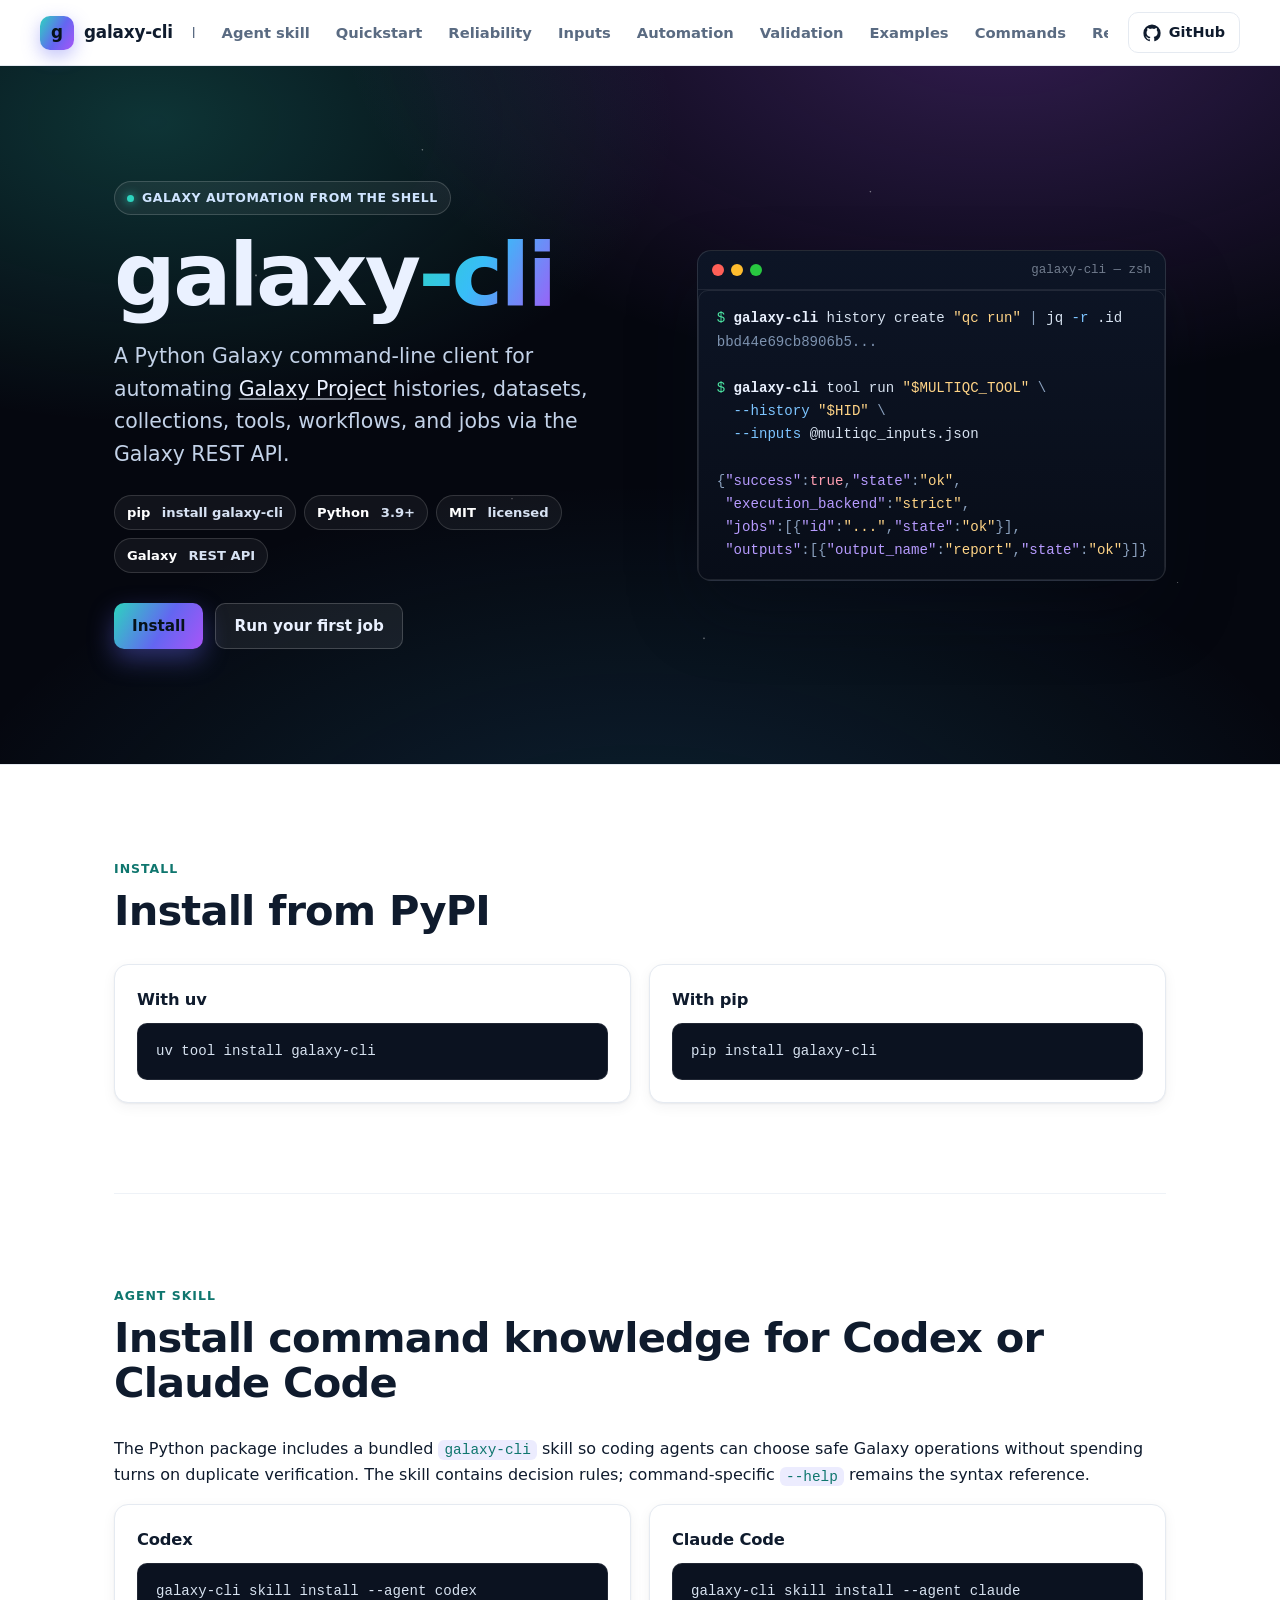
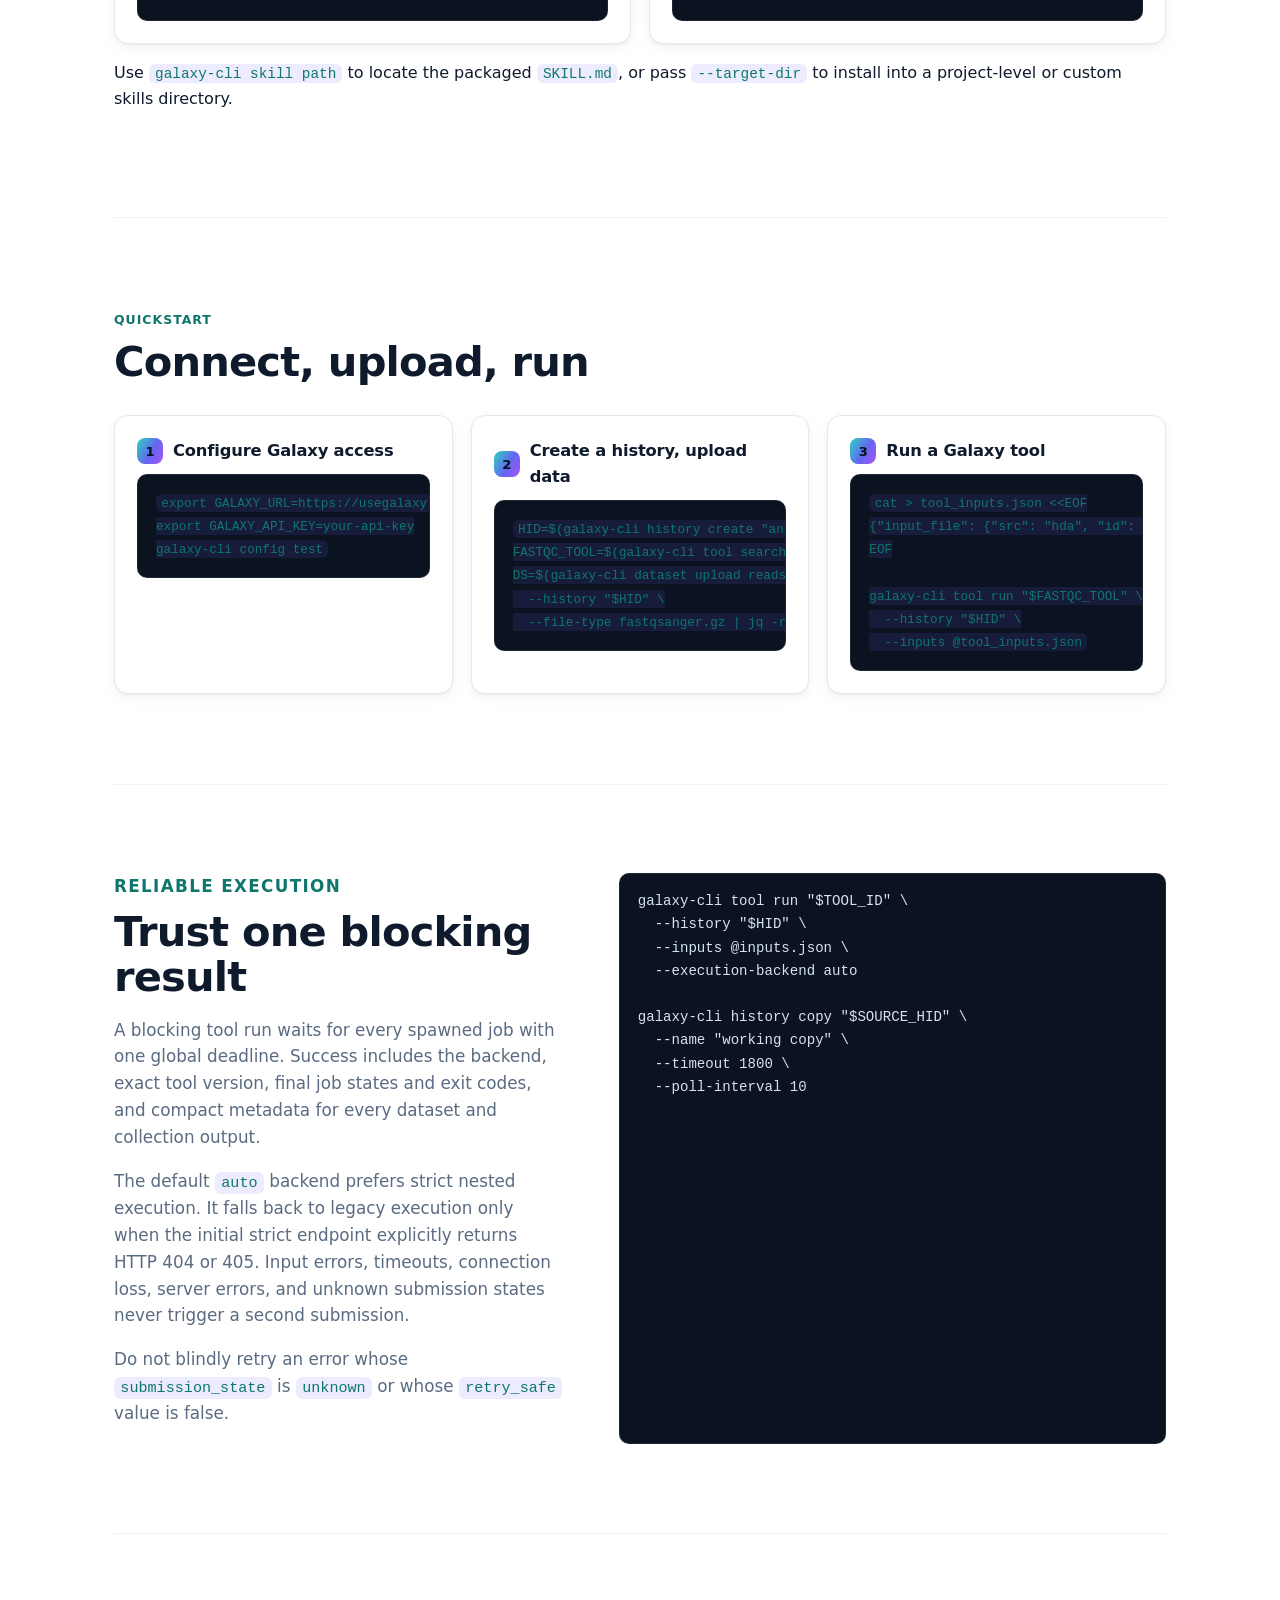
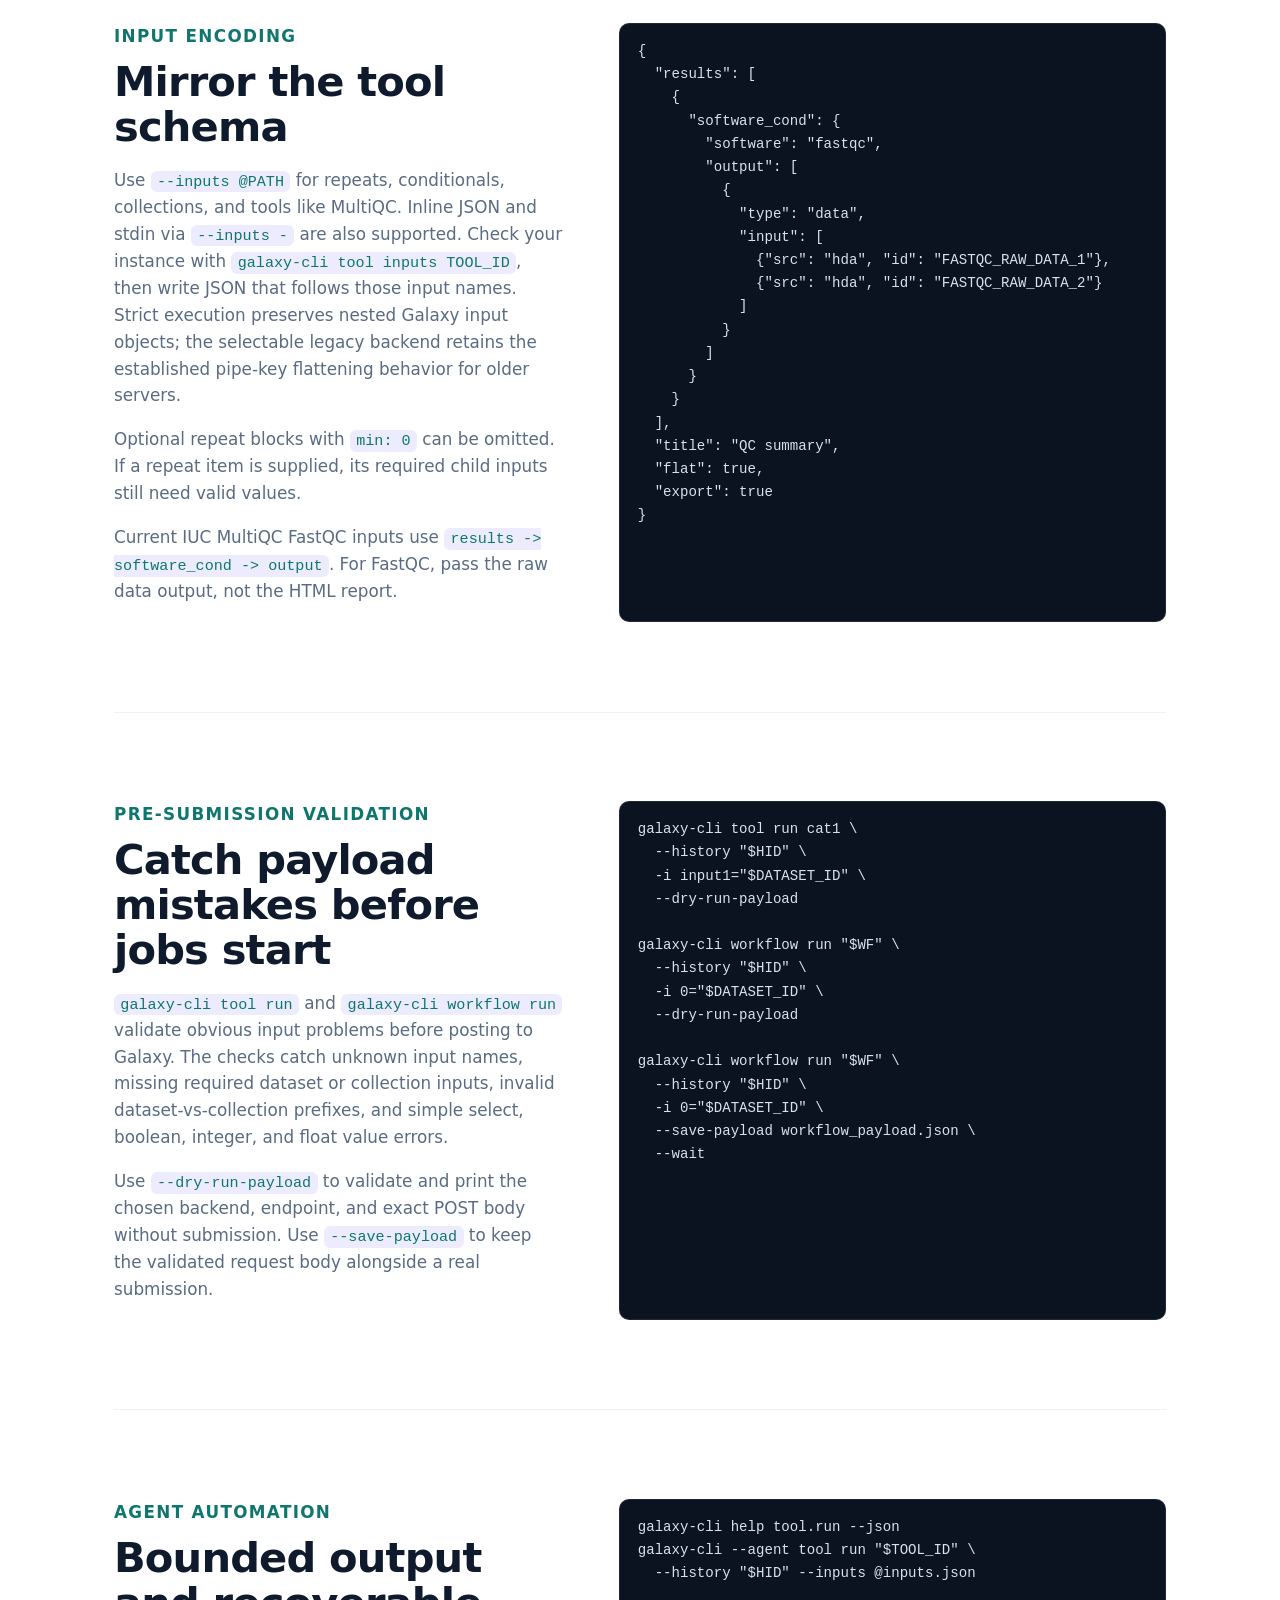
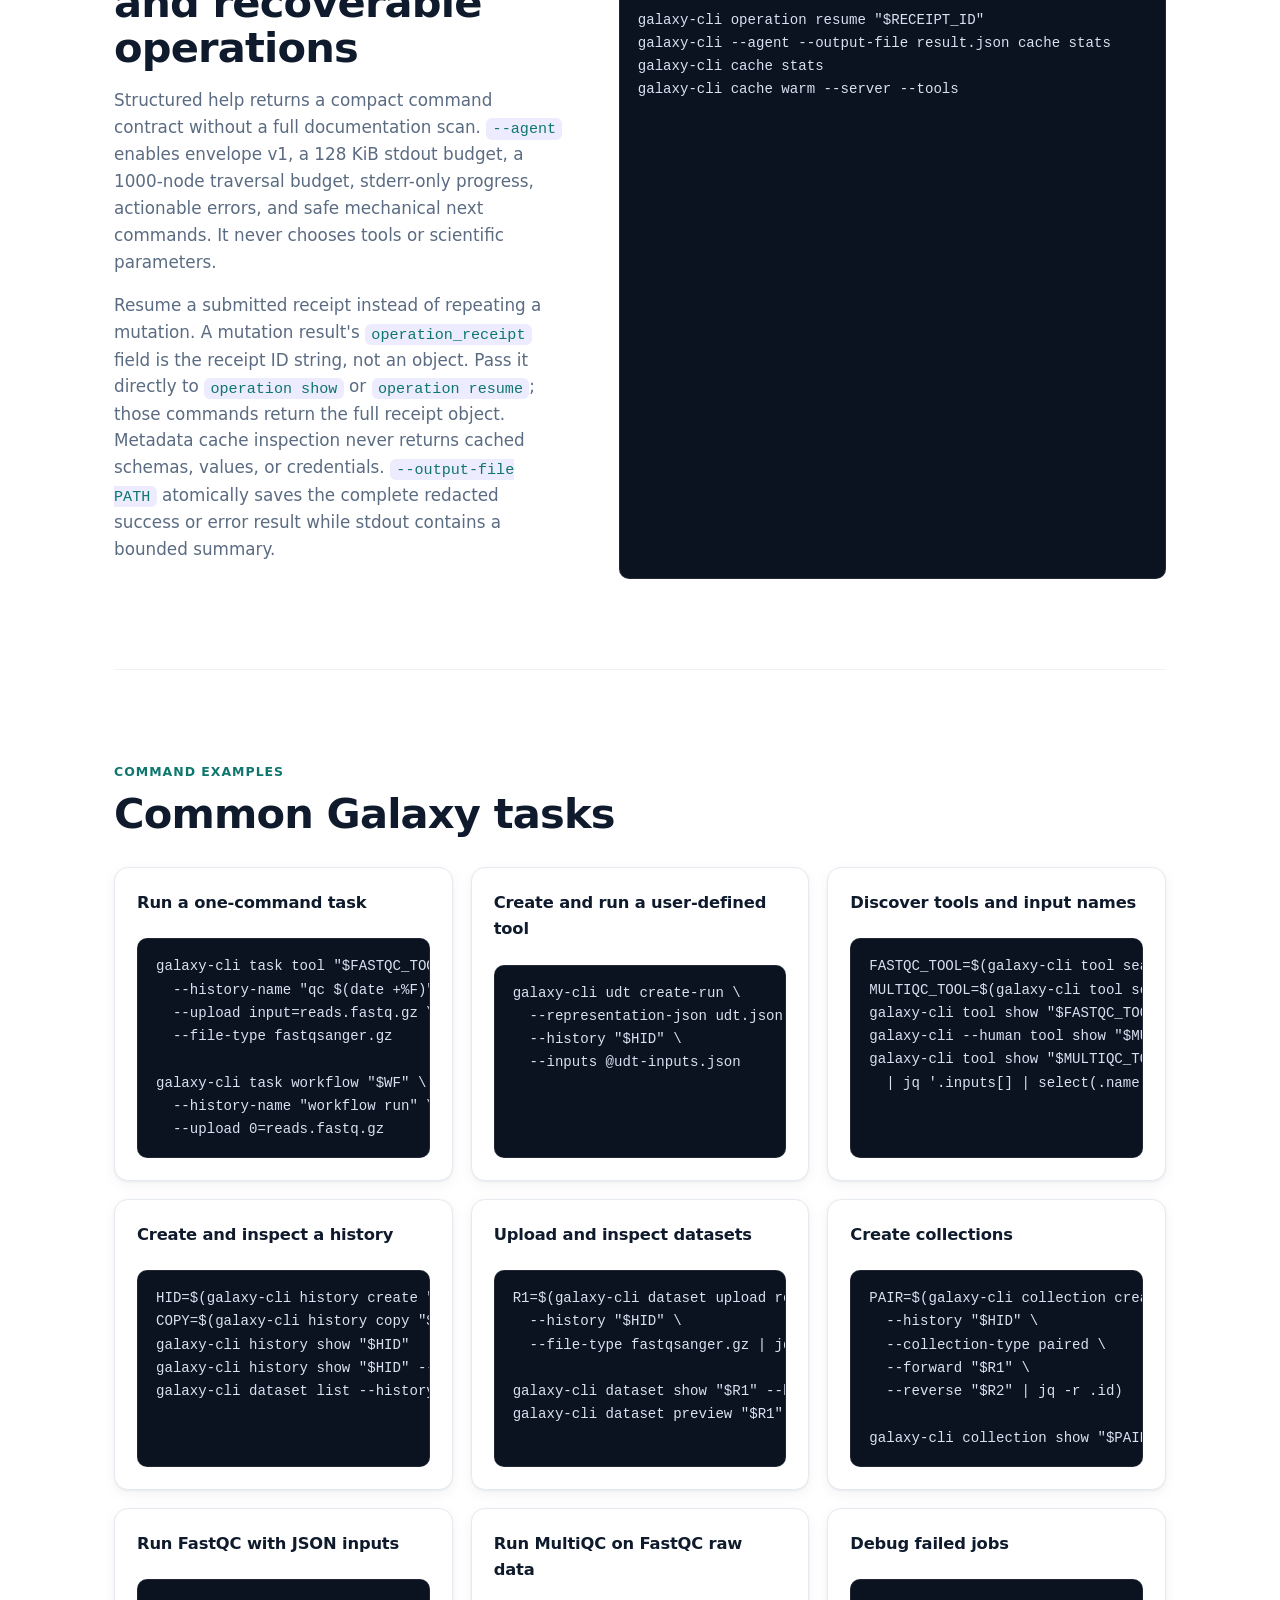
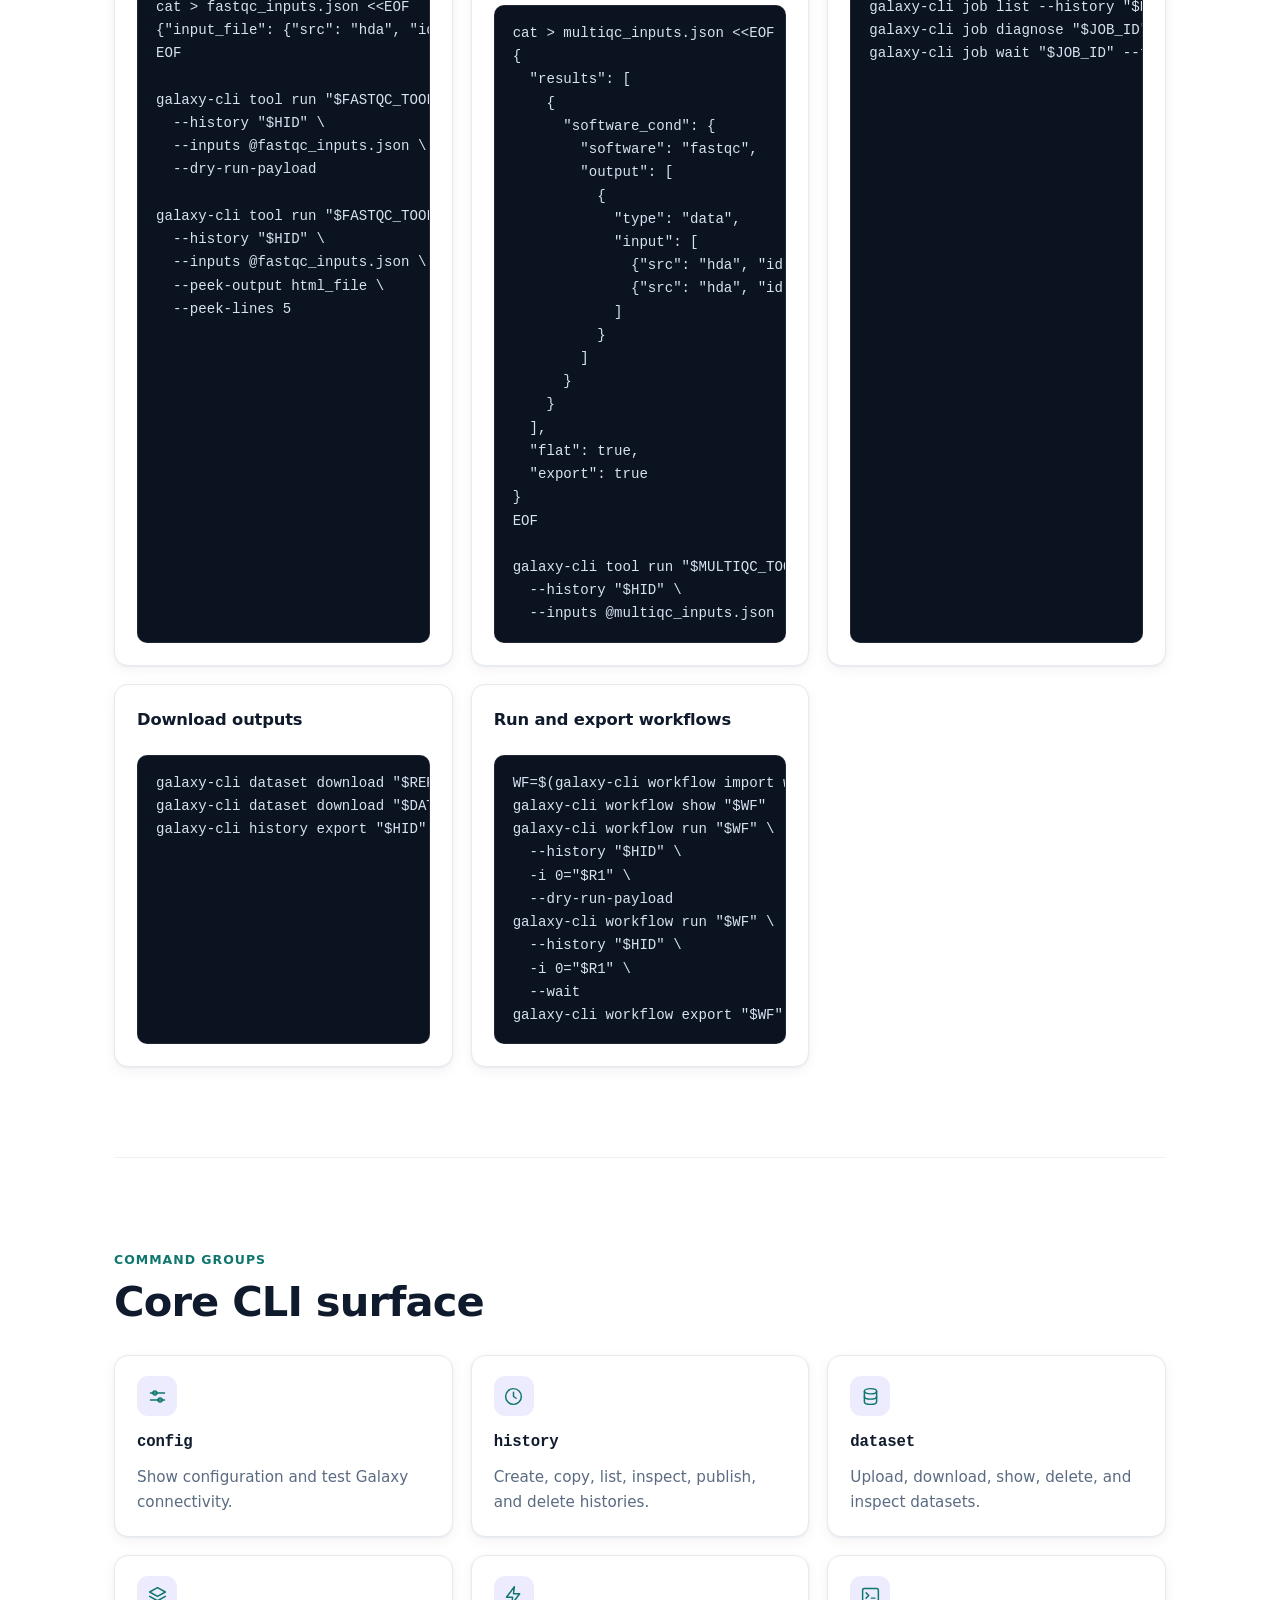
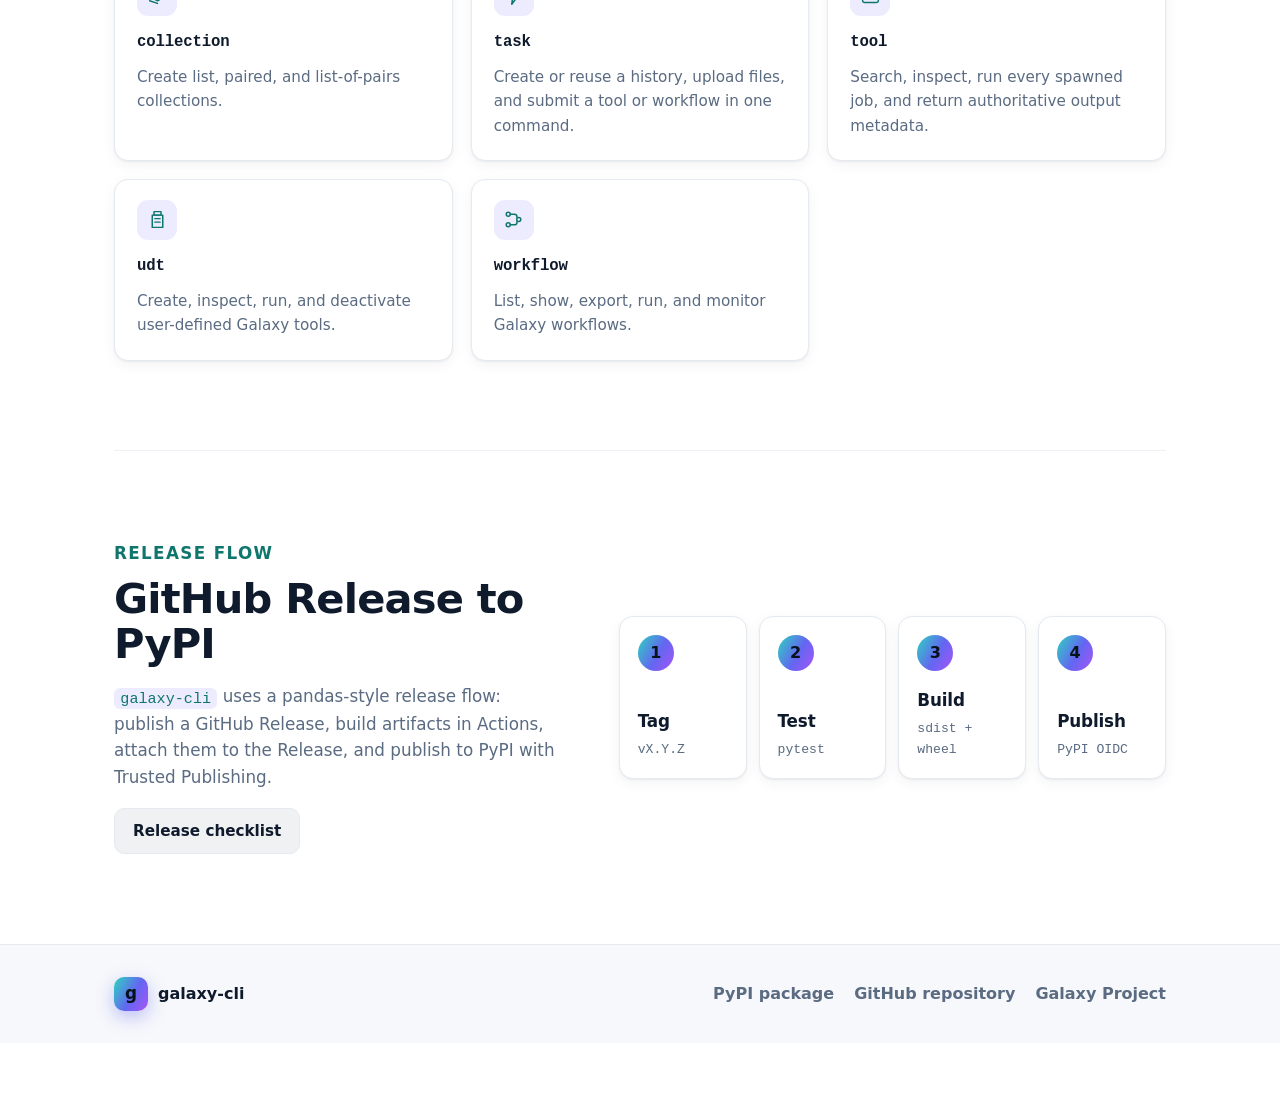
<file: docs/index.html>
<!doctype html>
<html lang="en">
  <head>
    <meta charset="utf-8">
    <meta name="viewport" content="width=device-width, initial-scale=1">
    <meta name="description" content="galaxy-cli is a Python CLI for automating Galaxy bioinformatics histories, datasets, tools, workflows, and jobs from the shell. Install with pip or uv.">
    <meta name="theme-color" content="#05070f">
    <title>galaxy-cli: Galaxy bioinformatics command-line client</title>
    <link rel="canonical" href="https://qchiujunhao.github.io/galaxy-cli/">
    <script type="application/ld+json">
{
  "@context": "https://schema.org",
  "@type": "SoftwareSourceCode",
  "name": "galaxy-cli",
  "description": "Python command-line client for automating the Galaxy bioinformatics platform via the Galaxy REST API.",
  "programmingLanguage": "Python",
  "runtimePlatform": "Python 3.9+",
  "codeRepository": "https://github.com/qchiujunhao/galaxy-cli",
  "downloadUrl": "https://pypi.org/project/galaxy-cli/",
  "license": "https://opensource.org/license/mit",
  "applicationCategory": "Bioinformatics software"
}
    </script>
    <link rel="stylesheet" href="./assets/styles.css">
  </head>
  <body>
    <header class="site-header">
      <a class="brand" href="./" aria-label="galaxy-cli documentation home">
        <span class="brand-mark" aria-hidden="true">g</span>
        <span>galaxy-cli</span>
      </a>
      <nav class="nav" aria-label="Primary navigation">
        <a href="#install">Install</a>
        <a href="#agent-skill">Agent skill</a>
        <a href="#quickstart">Quickstart</a>
        <a href="#reliability">Reliability</a>
        <a href="#inputs">Inputs</a>
        <a href="#automation">Automation</a>
        <a href="#validation">Validation</a>
        <a href="#examples">Examples</a>
        <a href="#commands">Commands</a>
        <a href="#release">Release</a>
      </nav>
      <a class="button ghost" href="https://github.com/qchiujunhao/galaxy-cli">
        <svg viewBox="0 0 24 24" fill="currentColor" aria-hidden="true"><path d="M12 .5A11.5 11.5 0 0 0 .5 12a11.5 11.5 0 0 0 7.86 10.92c.58.1.79-.25.79-.56v-2c-3.2.7-3.88-1.37-3.88-1.37-.53-1.34-1.3-1.7-1.3-1.7-1.06-.72.08-.71.08-.71 1.17.08 1.79 1.2 1.79 1.2 1.04 1.79 2.73 1.27 3.4.97.1-.76.4-1.27.73-1.56-2.55-.29-5.24-1.28-5.24-5.7 0-1.26.45-2.29 1.19-3.1-.12-.29-.52-1.46.11-3.05 0 0 .97-.31 3.18 1.18a11 11 0 0 1 5.8 0c2.2-1.49 3.17-1.18 3.17-1.18.63 1.59.23 2.76.11 3.05.74.81 1.19 1.84 1.19 3.1 0 4.43-2.7 5.4-5.26 5.69.41.36.78 1.06.78 2.14v3.17c0 .31.2.67.8.56A11.5 11.5 0 0 0 23.5 12 11.5 11.5 0 0 0 12 .5Z"/></svg>
        GitHub
      </a>
    </header>

    <main>
      <div class="hero-wrap">
        <section class="hero">
          <div class="hero-copy">
            <p class="eyebrow">Galaxy automation from the shell</p>
            <h1>galaxy<span class="accent">-cli</span></h1>
            <p class="lede">
              A Python Galaxy command-line client for automating
              <a href="https://galaxyproject.org/">Galaxy Project</a> histories,
              datasets, collections, tools, workflows, and jobs via the Galaxy
              REST API.
            </p>
            <ul class="badges">
              <li><b>pip</b>&nbsp;install galaxy-cli</li>
              <li><b>Python</b>&nbsp;3.9+</li>
              <li><b>MIT</b>&nbsp;licensed</li>
              <li><b>Galaxy</b>&nbsp;REST API</li>
            </ul>
            <div class="actions">
              <a class="button primary" href="#install">Install</a>
              <a class="button secondary" href="#quickstart">Run your first job</a>
            </div>
          </div>

          <figure class="terminal" aria-label="Terminal showing a galaxy-cli tool run">
            <div class="terminal-bar">
              <span></span><span></span><span></span>
              <span class="term-title">galaxy-cli — zsh</span>
            </div>
            <pre><code><span class="tok-prompt">$</span> <span class="tok-cmd">galaxy-cli</span> history create <span class="tok-str">"qc run"</span> <span class="tok-punc">|</span> jq <span class="tok-flag">-r</span> .id
<span class="tok-out">bbd44e69cb8906b5...</span>

<span class="tok-prompt">$</span> <span class="tok-cmd">galaxy-cli</span> tool run <span class="tok-str">"$MULTIQC_TOOL"</span> <span class="tok-punc">\</span>
  <span class="tok-flag">--history</span> <span class="tok-str">"$HID"</span> <span class="tok-punc">\</span>
  <span class="tok-flag">--inputs</span> @multiqc_inputs.json

<span class="tok-punc">{</span><span class="tok-key">"success"</span><span class="tok-punc">:</span><span class="tok-num">true</span><span class="tok-punc">,</span><span class="tok-key">"state"</span><span class="tok-punc">:</span><span class="tok-str">"ok"</span><span class="tok-punc">,</span>
 <span class="tok-key">"execution_backend"</span><span class="tok-punc">:</span><span class="tok-str">"strict"</span><span class="tok-punc">,</span>
 <span class="tok-key">"jobs"</span><span class="tok-punc">:[{</span><span class="tok-key">"id"</span><span class="tok-punc">:</span><span class="tok-str">"..."</span><span class="tok-punc">,</span><span class="tok-key">"state"</span><span class="tok-punc">:</span><span class="tok-str">"ok"</span><span class="tok-punc">}],</span>
 <span class="tok-key">"outputs"</span><span class="tok-punc">:[{</span><span class="tok-key">"output_name"</span><span class="tok-punc">:</span><span class="tok-str">"report"</span><span class="tok-punc">,</span><span class="tok-key">"state"</span><span class="tok-punc">:</span><span class="tok-str">"ok"</span><span class="tok-punc">}]}</span></code></pre>
          </figure>
        </section>
      </div>

      <section class="band" id="install">
        <div class="section-heading">
          <div>
            <p class="eyebrow">Install</p>
            <h2>Install from PyPI</h2>
          </div>
        </div>
        <div class="code-grid">
          <div>
            <h3>With uv</h3>
            <pre><code>uv tool install galaxy-cli</code></pre>
          </div>
          <div>
            <h3>With pip</h3>
            <pre><code>pip install galaxy-cli</code></pre>
          </div>
        </div>
      </section>

      <section class="band" id="agent-skill">
        <div class="section-heading">
          <div>
            <p class="eyebrow">Agent skill</p>
            <h2>Install command knowledge for Codex or Claude Code</h2>
          </div>
        </div>
        <p>
          The Python package includes a bundled <code>galaxy-cli</code> skill
          so coding agents can choose safe Galaxy operations without spending
          turns on duplicate verification. The skill contains decision rules;
          command-specific <code>--help</code> remains the syntax reference.
        </p>
        <div class="code-grid">
          <div>
            <h3>Codex</h3>
            <pre><code>galaxy-cli skill install --agent codex</code></pre>
          </div>
          <div>
            <h3>Claude Code</h3>
            <pre><code>galaxy-cli skill install --agent claude</code></pre>
          </div>
        </div>
        <p>
          Use <code>galaxy-cli skill path</code> to locate the packaged
          <code>SKILL.md</code>, or pass <code>--target-dir</code> to install
          into a project-level or custom skills directory.
        </p>
      </section>

      <section class="band" id="quickstart">
        <div class="section-heading">
          <div>
            <p class="eyebrow">Quickstart</p>
            <h2>Connect, upload, run</h2>
          </div>
        </div>
        <ol class="steps">
          <li>
            <h3>Configure Galaxy access</h3>
            <pre><code>export GALAXY_URL=https://usegalaxy.org
export GALAXY_API_KEY=your-api-key
galaxy-cli config test</code></pre>
          </li>
          <li>
            <h3>Create a history, upload data</h3>
            <pre><code>HID=$(galaxy-cli history create "analysis" | jq -r .id)
FASTQC_TOOL=$(galaxy-cli tool search fastqc --limit 5 | jq -r '.[0].id')
DS=$(galaxy-cli dataset upload reads.fastq.gz \
  --history "$HID" \
  --file-type fastqsanger.gz | jq -r .id)</code></pre>
          </li>
          <li>
            <h3>Run a Galaxy tool</h3>
            <pre><code>cat &gt; tool_inputs.json &lt;&lt;EOF
{"input_file": {"src": "hda", "id": "$DS"}}
EOF

galaxy-cli tool run "$FASTQC_TOOL" \
  --history "$HID" \
  --inputs @tool_inputs.json</code></pre>
          </li>
        </ol>
      </section>

      <section class="band split" id="reliability">
        <div>
          <p class="eyebrow">Reliable execution</p>
          <h2>Trust one blocking result</h2>
          <p>
            A blocking tool run waits for every spawned job with one global
            deadline. Success includes the backend, exact tool version, final
            job states and exit codes, and compact metadata for every dataset
            and collection output.
          </p>
          <p>
            The default <code>auto</code> backend prefers strict nested
            execution. It falls back to legacy execution only when the initial
            strict endpoint explicitly returns HTTP 404 or 405. Input errors,
            timeouts, connection loss, server errors, and unknown submission
            states never trigger a second submission.
          </p>
          <p>
            Do not blindly retry an error whose
            <code>submission_state</code> is <code>unknown</code> or whose
            <code>retry_safe</code> value is false.
          </p>
        </div>
        <pre><code>galaxy-cli tool run "$TOOL_ID" \
  --history "$HID" \
  --inputs @inputs.json \
  --execution-backend auto

galaxy-cli history copy "$SOURCE_HID" \
  --name "working copy" \
  --timeout 1800 \
  --poll-interval 10</code></pre>
      </section>

      <section class="band split" id="inputs">
        <div>
          <p class="eyebrow">Input encoding</p>
          <h2>Mirror the tool schema</h2>
          <p>
            Use <code>--inputs @PATH</code> for repeats, conditionals,
            collections, and tools like MultiQC. Inline JSON and stdin via
            <code>--inputs -</code> are also supported. Check your instance with
            <code>galaxy-cli tool inputs TOOL_ID</code>, then write JSON that
            follows those input names. Strict execution preserves nested
            Galaxy input objects; the selectable legacy backend retains the
            established pipe-key flattening behavior for older servers.
          </p>
          <p>
            Optional repeat blocks with <code>min: 0</code> can be omitted. If
            a repeat item is supplied, its required child inputs still need
            valid values.
          </p>
          <p>
            Current IUC MultiQC FastQC inputs use
            <code>results -> software_cond -> output</code>. For FastQC, pass
            the raw data output, not the HTML report.
          </p>
        </div>
        <pre><code>{
  "results": [
    {
      "software_cond": {
        "software": "fastqc",
        "output": [
          {
            "type": "data",
            "input": [
              {"src": "hda", "id": "FASTQC_RAW_DATA_1"},
              {"src": "hda", "id": "FASTQC_RAW_DATA_2"}
            ]
          }
        ]
      }
    }
  ],
  "title": "QC summary",
  "flat": true,
  "export": true
}</code></pre>
      </section>

      <section class="band split" id="validation">
        <div>
          <p class="eyebrow">Pre-submission validation</p>
          <h2>Catch payload mistakes before jobs start</h2>
          <p>
            <code>galaxy-cli tool run</code> and
            <code>galaxy-cli workflow run</code> validate obvious input
            problems before posting to Galaxy. The checks catch unknown input
            names, missing required dataset or collection inputs, invalid
            dataset-vs-collection prefixes, and simple select, boolean,
            integer, and float value errors.
          </p>
          <p>
            Use <code>--dry-run-payload</code> to validate and print the chosen
            backend, endpoint, and exact POST body without submission. Use
            <code>--save-payload</code> to keep the validated request body
            alongside a real submission.
          </p>
        </div>
        <pre><code>galaxy-cli tool run cat1 \
  --history "$HID" \
  -i input1="$DATASET_ID" \
  --dry-run-payload

galaxy-cli workflow run "$WF" \
  --history "$HID" \
  -i 0="$DATASET_ID" \
  --dry-run-payload

galaxy-cli workflow run "$WF" \
  --history "$HID" \
  -i 0="$DATASET_ID" \
  --save-payload workflow_payload.json \
  --wait</code></pre>
      </section>

      <section class="band split" id="automation">
        <div>
          <p class="eyebrow">Agent automation</p>
          <h2>Bounded output and recoverable operations</h2>
          <p>
            Structured help returns a compact command contract without a full
            documentation scan. <code>--agent</code> enables envelope v1,
            a 128 KiB stdout budget, a 1000-node traversal budget, stderr-only
            progress, actionable errors, and safe mechanical next commands. It
            never chooses tools or scientific parameters.
          </p>
          <p>
            Resume a submitted receipt instead of repeating a mutation.
            A mutation result's <code>operation_receipt</code> field is the
            receipt ID string, not an object. Pass it directly to
            <code>operation show</code> or <code>operation resume</code>;
            those commands return the full receipt object.
            Metadata cache inspection never returns cached schemas, values, or
            credentials. <code>--output-file PATH</code> atomically saves the
            complete redacted success or error result while stdout contains a
            bounded summary.
          </p>
        </div>
        <pre><code>galaxy-cli help tool.run --json
galaxy-cli --agent tool run "$TOOL_ID" \
  --history "$HID" --inputs @inputs.json

galaxy-cli operation resume "$RECEIPT_ID"
galaxy-cli --agent --output-file result.json cache stats
galaxy-cli cache stats
galaxy-cli cache warm --server --tools</code></pre>
      </section>

      <section class="band" id="examples">
        <div class="section-heading">
          <div>
            <p class="eyebrow">Command examples</p>
            <h2>Common Galaxy tasks</h2>
          </div>
        </div>
        <div class="examples-grid">
          <article>
            <h3>Run a one-command task</h3>
            <pre><code>galaxy-cli task tool "$FASTQC_TOOL" \
  --history-name "qc $(date +%F)" \
  --upload input=reads.fastq.gz \
  --file-type fastqsanger.gz

galaxy-cli task workflow "$WF" \
  --history-name "workflow run" \
  --upload 0=reads.fastq.gz</code></pre>
          </article>
          <article>
            <h3>Create and run a user-defined tool</h3>
            <pre><code>galaxy-cli udt create-run \
  --representation-json udt.json \
  --history "$HID" \
  --inputs @udt-inputs.json</code></pre>
          </article>
          <article>
            <h3>Discover tools and input names</h3>
            <pre><code>FASTQC_TOOL=$(galaxy-cli tool search fastqc --limit 5 | jq -r '.[0].id')
MULTIQC_TOOL=$(galaxy-cli tool search multiqc --limit 5 | jq -r '.[0].id')
galaxy-cli tool show "$FASTQC_TOOL"
galaxy-cli --human tool show "$MULTIQC_TOOL"
galaxy-cli tool show "$MULTIQC_TOOL" \
  | jq '.inputs[] | select(.name == "results")'</code></pre>
          </article>
          <article>
            <h3>Create and inspect a history</h3>
            <pre><code>HID=$(galaxy-cli history create "qc $(date +%F)" | jq -r .id)
COPY=$(galaxy-cli history copy "$HID" --name "working copy" | jq -r .id)
galaxy-cli history show "$HID"
galaxy-cli history show "$HID" --contents
galaxy-cli dataset list --history "$HID"</code></pre>
          </article>
          <article>
            <h3>Upload and inspect datasets</h3>
            <pre><code>R1=$(galaxy-cli dataset upload reads_R1.fastq.gz \
  --history "$HID" \
  --file-type fastqsanger.gz | jq -r .id)

galaxy-cli dataset show "$R1" --history "$HID"
galaxy-cli dataset preview "$R1" --head 5</code></pre>
          </article>
          <article>
            <h3>Create collections</h3>
            <pre><code>PAIR=$(galaxy-cli collection create sampleA \
  --history "$HID" \
  --collection-type paired \
  --forward "$R1" \
  --reverse "$R2" | jq -r .id)

galaxy-cli collection show "$PAIR"</code></pre>
          </article>
          <article>
            <h3>Run FastQC with JSON inputs</h3>
            <pre><code>cat &gt; fastqc_inputs.json &lt;&lt;EOF
{"input_file": {"src": "hda", "id": "$R1"}}
EOF

galaxy-cli tool run "$FASTQC_TOOL" \
  --history "$HID" \
  --inputs @fastqc_inputs.json \
  --dry-run-payload

galaxy-cli tool run "$FASTQC_TOOL" \
  --history "$HID" \
  --inputs @fastqc_inputs.json \
  --peek-output html_file \
  --peek-lines 5</code></pre>
          </article>
          <article>
            <h3>Run MultiQC on FastQC raw data</h3>
            <pre><code>cat &gt; multiqc_inputs.json &lt;&lt;EOF
{
  "results": [
    {
      "software_cond": {
        "software": "fastqc",
        "output": [
          {
            "type": "data",
            "input": [
              {"src": "hda", "id": "$FASTQC_DATA_1"},
              {"src": "hda", "id": "$FASTQC_DATA_2"}
            ]
          }
        ]
      }
    }
  ],
  "flat": true,
  "export": true
}
EOF

galaxy-cli tool run "$MULTIQC_TOOL" \
  --history "$HID" \
  --inputs @multiqc_inputs.json</code></pre>
          </article>
          <article>
            <h3>Debug failed jobs</h3>
            <pre><code>galaxy-cli job list --history "$HID" --state error
galaxy-cli job diagnose "$JOB_ID"
galaxy-cli job wait "$JOB_ID" --timeout 1800</code></pre>
          </article>
          <article>
            <h3>Download outputs</h3>
            <pre><code>galaxy-cli dataset download "$REPORT_ID" multiqc_report.html
galaxy-cli dataset download "$DATA_ZIP_ID" multiqc_data.zip
galaxy-cli history export "$HID"</code></pre>
          </article>
          <article>
            <h3>Run and export workflows</h3>
            <pre><code>WF=$(galaxy-cli workflow import workflow.ga | jq -r .id)
galaxy-cli workflow show "$WF"
galaxy-cli workflow run "$WF" \
  --history "$HID" \
  -i 0="$R1" \
  --dry-run-payload
galaxy-cli workflow run "$WF" \
  --history "$HID" \
  -i 0="$R1" \
  --wait
galaxy-cli workflow export "$WF" -o workflow.ga</code></pre>
          </article>
        </div>
      </section>

      <section class="band" id="commands">
        <div class="section-heading">
          <div>
            <p class="eyebrow">Command groups</p>
            <h2>Core CLI surface</h2>
          </div>
        </div>
        <div class="command-grid">
          <article>
            <span class="cmd-icon"><svg viewBox="0 0 24 24" fill="none" stroke="currentColor" stroke-width="1.7" stroke-linecap="round" stroke-linejoin="round" aria-hidden="true"><line x1="4" y1="8" x2="20" y2="8"/><circle cx="9" cy="8" r="2.3"/><line x1="4" y1="16" x2="20" y2="16"/><circle cx="15" cy="16" r="2.3"/></svg></span>
            <h3>config</h3>
            <p>Show configuration and test Galaxy connectivity.</p>
          </article>
          <article>
            <span class="cmd-icon"><svg viewBox="0 0 24 24" fill="none" stroke="currentColor" stroke-width="1.7" stroke-linecap="round" stroke-linejoin="round" aria-hidden="true"><circle cx="12" cy="12" r="9"/><path d="M12 7v5l3 2"/></svg></span>
            <h3>history</h3>
            <p>Create, copy, list, inspect, publish, and delete histories.</p>
          </article>
          <article>
            <span class="cmd-icon"><svg viewBox="0 0 24 24" fill="none" stroke="currentColor" stroke-width="1.7" stroke-linecap="round" stroke-linejoin="round" aria-hidden="true"><ellipse cx="12" cy="6" rx="7" ry="3"/><path d="M5 6v6c0 1.7 3.1 3 7 3s7-1.3 7-3V6"/><path d="M5 12v6c0 1.7 3.1 3 7 3s7-1.3 7-3v-6"/></svg></span>
            <h3>dataset</h3>
            <p>Upload, download, show, delete, and inspect datasets.</p>
          </article>
          <article>
            <span class="cmd-icon"><svg viewBox="0 0 24 24" fill="none" stroke="currentColor" stroke-width="1.7" stroke-linecap="round" stroke-linejoin="round" aria-hidden="true"><path d="M12 3 3 8l9 5 9-5-9-5Z"/><path d="M3 13l9 5 9-5"/><path d="M3 18l9 3"/></svg></span>
            <h3>collection</h3>
            <p>Create list, paired, and list-of-pairs collections.</p>
          </article>
          <article>
            <span class="cmd-icon"><svg viewBox="0 0 24 24" fill="none" stroke="currentColor" stroke-width="1.7" stroke-linecap="round" stroke-linejoin="round" aria-hidden="true"><path d="M13 2 4 14h7l-1 8 9-12h-7l1-8Z"/></svg></span>
            <h3>task</h3>
            <p>Create or reuse a history, upload files, and submit a tool or workflow in one command.</p>
          </article>
          <article>
            <span class="cmd-icon"><svg viewBox="0 0 24 24" fill="none" stroke="currentColor" stroke-width="1.7" stroke-linecap="round" stroke-linejoin="round" aria-hidden="true"><rect x="3" y="4" width="18" height="16" rx="2"/><path d="M7 9l3 3-3 3"/><line x1="13" y1="15" x2="17" y2="15"/></svg></span>
            <h3>tool</h3>
            <p>Search, inspect, run every spawned job, and return authoritative output metadata.</p>
          </article>
          <article>
            <span class="cmd-icon"><svg viewBox="0 0 24 24" fill="none" stroke="currentColor" stroke-width="1.7" stroke-linecap="round" stroke-linejoin="round" aria-hidden="true"><path d="M8 3h8v4H8z"/><path d="M6 7h12v14H6z"/><path d="M9 11h6M9 15h6"/></svg></span>
            <h3>udt</h3>
            <p>Create, inspect, run, and deactivate user-defined Galaxy tools.</p>
          </article>
          <article>
            <span class="cmd-icon"><svg viewBox="0 0 24 24" fill="none" stroke="currentColor" stroke-width="1.7" stroke-linecap="round" stroke-linejoin="round" aria-hidden="true"><circle cx="6" cy="6" r="2.3"/><circle cx="6" cy="18" r="2.3"/><circle cx="18" cy="12" r="2.3"/><path d="M8.3 6H13a3 3 0 0 1 3 3v.7"/><path d="M8.3 18H13a3 3 0 0 0 3-3v-.7"/></svg></span>
            <h3>workflow</h3>
            <p>List, show, export, run, and monitor Galaxy workflows.</p>
          </article>
        </div>
      </section>

      <section class="band split" id="release">
        <div>
          <p class="eyebrow">Release flow</p>
          <h2>GitHub Release to PyPI</h2>
          <p>
            <code>galaxy-cli</code> uses a pandas-style release flow: publish a
            GitHub Release, build artifacts in Actions, attach them to the
            Release, and publish to PyPI with Trusted Publishing.
          </p>
          <a class="button secondary" href="https://github.com/qchiujunhao/galaxy-cli/blob/main/RELEASE.md">Release checklist</a>
        </div>
        <div class="pipeline" aria-label="Release pipeline">
          <div><span>1</span><strong>Tag</strong><small>vX.Y.Z</small></div>
          <div><span>2</span><strong>Test</strong><small>pytest</small></div>
          <div><span>3</span><strong>Build</strong><small>sdist + wheel</small></div>
          <div><span>4</span><strong>Publish</strong><small>PyPI OIDC</small></div>
        </div>
      </section>
    </main>

    <footer class="site-footer">
      <div class="footer-inner">
        <span class="footer-brand">
          <span class="brand-mark" aria-hidden="true">g</span>
          galaxy-cli
        </span>
        <nav class="footer-links" aria-label="Footer">
          <a href="https://pypi.org/project/galaxy-cli/">PyPI package</a>
          <a href="https://github.com/qchiujunhao/galaxy-cli">GitHub repository</a>
          <a href="https://galaxyproject.org/">Galaxy Project</a>
        </nav>
      </div>
    </footer>
  </body>
</html>
</file>
<file: docs/assets/styles.css>
/* galaxy-cli documentation site
   Deep-space theme with light + dark support. */

:root {
  color-scheme: light dark;

  /* Brand accent (galaxy gradient) */
  --accent-1: #2dd4bf; /* teal   */
  --accent-2: #38bdf8; /* cyan   */
  --accent-3: #6366f1; /* indigo */
  --accent-4: #a855f7; /* violet */
  --accent: #0d9488;
  --accent-strong: #0f766e;
  --gradient: linear-gradient(120deg, var(--accent-1), var(--accent-3) 55%, var(--accent-4));

  /* Light theme surfaces */
  --bg: #ffffff;
  --band: #f6f8fb;
  --surface: #ffffff;
  --surface-2: #f8fafc;
  --ink: #0f1b2d;
  --muted: #5a6b82;
  --line: #e5eaf1;
  --line-soft: #eef2f7;

  /* Code surface (dark in both themes) */
  --code-bg: #0b1220;
  --code-ink: #d7e2f0;
  --code-line: rgba(255, 255, 255, 0.09);

  --shadow-sm: 0 1px 2px rgba(15, 27, 45, 0.06), 0 4px 14px rgba(15, 27, 45, 0.05);
  --shadow-md: 0 12px 34px rgba(15, 27, 45, 0.1);
  --shadow-lg: 0 30px 70px rgba(8, 15, 30, 0.28);
  --radius: 14px;
  --radius-sm: 10px;
  --maxw: 1180px;
}

@media (prefers-color-scheme: dark) {
  :root {
    --accent: #2dd4bf;
    --accent-strong: #5eead4;
    --bg: #070b14;
    --band: #0b111d;
    --surface: #0f1626;
    --surface-2: #0c1320;
    --ink: #e9eefb;
    --muted: #9fb0c9;
    --line: rgba(255, 255, 255, 0.09);
    --line-soft: rgba(255, 255, 255, 0.06);
    --code-bg: #080d18;
    --shadow-sm: 0 1px 2px rgba(0, 0, 0, 0.4), 0 6px 18px rgba(0, 0, 0, 0.35);
    --shadow-md: 0 16px 40px rgba(0, 0, 0, 0.45);
    --shadow-lg: 0 30px 80px rgba(0, 0, 0, 0.6);
  }
}

* {
  box-sizing: border-box;
}

html {
  scroll-behavior: smooth;
  -webkit-text-size-adjust: 100%;
}

body {
  margin: 0;
  background: var(--bg);
  color: var(--ink);
  font-family: "Inter", ui-sans-serif, system-ui, -apple-system, BlinkMacSystemFont, "Segoe UI", sans-serif;
  font-feature-settings: "cv02", "cv03", "cv04", "cv11";
  line-height: 1.6;
  -webkit-font-smoothing: antialiased;
  text-rendering: optimizeLegibility;
}

a {
  color: var(--accent-strong);
  text-decoration-color: color-mix(in srgb, var(--accent-strong) 40%, transparent);
  text-underline-offset: 2px;
}

::selection {
  background: color-mix(in srgb, var(--accent-3) 35%, transparent);
}

/* ---------- Header ---------- */

.site-header {
  position: sticky;
  top: 0;
  z-index: 20;
  display: flex;
  align-items: center;
  gap: 20px;
  padding: 12px clamp(16px, 4vw, 40px);
  border-bottom: 1px solid var(--line);
  background: color-mix(in srgb, var(--bg) 82%, transparent);
  backdrop-filter: saturate(160%) blur(14px);
  -webkit-backdrop-filter: saturate(160%) blur(14px);
}

.brand {
  display: inline-flex;
  align-items: center;
  gap: 10px;
  font-weight: 750;
  font-size: 1.05rem;
  letter-spacing: -0.01em;
  text-decoration: none;
  color: var(--ink);
}

.brand-mark {
  display: grid;
  width: 34px;
  height: 34px;
  place-items: center;
  border-radius: 10px;
  background: var(--gradient);
  color: #06121a;
  font-weight: 800;
  font-size: 1.05rem;
  box-shadow: 0 6px 18px color-mix(in srgb, var(--accent-3) 40%, transparent);
}

.nav {
  display: flex;
  flex: 1;
  justify-content: center;
  gap: 2px;
  min-width: 0;
  overflow-x: auto;
  scrollbar-width: none;
}

.nav::-webkit-scrollbar {
  display: none;
}

.nav a {
  padding: 7px 12px;
  border-radius: 8px;
  color: var(--muted);
  font-size: 0.92rem;
  font-weight: 550;
  white-space: nowrap;
  text-decoration: none;
  transition: color 0.15s ease, background 0.15s ease;
}

.nav a:hover {
  background: color-mix(in srgb, var(--accent-3) 12%, transparent);
  color: var(--ink);
}

/* ---------- Buttons ---------- */

.button {
  display: inline-flex;
  align-items: center;
  justify-content: center;
  gap: 8px;
  min-height: 42px;
  padding: 10px 18px;
  border: 1px solid var(--line);
  border-radius: 10px;
  background: var(--surface);
  color: var(--ink);
  font-weight: 650;
  font-size: 0.95rem;
  text-decoration: none;
  transition: transform 0.15s ease, box-shadow 0.15s ease, border-color 0.15s ease, background 0.15s ease;
}

.button:hover {
  transform: translateY(-1px);
}

.button svg {
  width: 18px;
  height: 18px;
}

.button.primary {
  border: none;
  background: var(--gradient);
  color: #06121a;
  box-shadow: 0 10px 26px color-mix(in srgb, var(--accent-3) 42%, transparent);
}

.button.primary:hover {
  box-shadow: 0 14px 34px color-mix(in srgb, var(--accent-3) 55%, transparent);
}

.button.secondary {
  background: color-mix(in srgb, var(--ink) 6%, transparent);
  border-color: var(--line);
  color: var(--ink);
}

.button.secondary:hover {
  border-color: color-mix(in srgb, var(--accent-3) 45%, transparent);
}

.button.ghost {
  background: var(--surface);
}

.button.ghost:hover {
  border-color: color-mix(in srgb, var(--accent-3) 45%, transparent);
}

/* Header button stays subtle on the dark hero via header bg */
.site-header .button {
  min-height: 38px;
  padding: 8px 14px;
  font-size: 0.9rem;
}

/* ---------- Layout primitives ---------- */

main {
  display: block;
}

.hero,
.band {
  max-width: var(--maxw);
  margin: 0 auto;
}

/* ---------- Hero (deep space) ---------- */

.hero-wrap {
  position: relative;
  overflow: hidden;
  border-bottom: 1px solid var(--line);
  background:
    radial-gradient(1100px 620px at 78% -8%, rgba(168, 85, 247, 0.28), transparent 60%),
    radial-gradient(900px 520px at 12% 8%, rgba(45, 212, 191, 0.22), transparent 58%),
    radial-gradient(1200px 700px at 50% 120%, rgba(56, 189, 248, 0.16), transparent 60%),
    #05070f;
  color: #eaf1ff;
}

/* Starfield */
.hero-wrap::before {
  content: "";
  position: absolute;
  inset: 0;
  background-image:
    radial-gradient(1.4px 1.4px at 20% 30%, rgba(255, 255, 255, 0.9), transparent),
    radial-gradient(1.2px 1.2px at 68% 18%, rgba(255, 255, 255, 0.7), transparent),
    radial-gradient(1px 1px at 40% 62%, rgba(255, 255, 255, 0.7), transparent),
    radial-gradient(1.6px 1.6px at 85% 48%, rgba(255, 255, 255, 0.85), transparent),
    radial-gradient(1px 1px at 12% 78%, rgba(255, 255, 255, 0.6), transparent),
    radial-gradient(1.3px 1.3px at 55% 82%, rgba(255, 255, 255, 0.7), transparent),
    radial-gradient(1px 1px at 92% 74%, rgba(255, 255, 255, 0.55), transparent),
    radial-gradient(1.2px 1.2px at 33% 12%, rgba(255, 255, 255, 0.7), transparent);
  opacity: 0.7;
  pointer-events: none;
}

.hero {
  position: relative;
  display: grid;
  grid-template-columns: minmax(0, 1.05fr) minmax(0, 0.95fr);
  gap: clamp(28px, 5vw, 72px);
  align-items: center;
  padding: clamp(56px, 9vw, 116px) clamp(18px, 6vw, 64px);
}

.hero-copy {
  max-width: 640px;
}

.eyebrow {
  display: inline-flex;
  align-items: center;
  gap: 8px;
  margin: 0 0 18px;
  padding: 6px 12px;
  border-radius: 999px;
  border: 1px solid rgba(255, 255, 255, 0.16);
  background: rgba(255, 255, 255, 0.06);
  color: #cfe4ff;
  font-size: 0.78rem;
  font-weight: 650;
  letter-spacing: 0.04em;
  text-transform: uppercase;
}

.eyebrow::before {
  content: "";
  width: 7px;
  height: 7px;
  border-radius: 999px;
  background: var(--accent-1);
  box-shadow: 0 0 10px var(--accent-1);
}

h1,
h2,
h3,
p {
  overflow-wrap: anywhere;
}

.hero h1 {
  margin: 0;
  font-size: clamp(3rem, 7.5vw, 5.4rem);
  line-height: 0.98;
  letter-spacing: -0.03em;
  font-weight: 800;
}

.hero h1 .accent {
  background: linear-gradient(120deg, var(--accent-1), var(--accent-2) 45%, var(--accent-4));
  -webkit-background-clip: text;
  background-clip: text;
  color: transparent;
}

.lede {
  max-width: 560px;
  margin: 22px 0 0;
  color: #c3d2e8;
  font-size: clamp(1.05rem, 1.6vw, 1.28rem);
}

.lede a {
  color: #eaf1ff;
  text-decoration-color: rgba(234, 241, 255, 0.5);
}

.badges {
  display: flex;
  flex-wrap: wrap;
  gap: 8px;
  margin: 24px 0 0;
  padding: 0;
  list-style: none;
}

.badges li {
  display: inline-flex;
  align-items: center;
  gap: 7px;
  padding: 6px 12px;
  border-radius: 999px;
  border: 1px solid rgba(255, 255, 255, 0.14);
  background: rgba(255, 255, 255, 0.05);
  color: #d7e2f3;
  font-size: 0.82rem;
  font-weight: 550;
}

.badges li b {
  color: #fff;
  font-weight: 700;
}

.badges svg {
  width: 14px;
  height: 14px;
  opacity: 0.9;
}

.actions {
  display: flex;
  flex-wrap: wrap;
  gap: 12px;
  margin-top: 30px;
}

/* Hero secondary button reads on dark */
.hero .button.secondary {
  background: rgba(255, 255, 255, 0.07);
  border-color: rgba(255, 255, 255, 0.18);
  color: #eaf1ff;
}

.hero .button.secondary:hover {
  border-color: rgba(255, 255, 255, 0.4);
}

/* ---------- Terminal ---------- */

.terminal {
  margin: 0;
  overflow: hidden;
  border: 1px solid rgba(255, 255, 255, 0.12);
  border-radius: 14px;
  background: linear-gradient(180deg, #0d1526, #080d18);
  box-shadow: var(--shadow-lg);
}

.terminal-bar {
  display: flex;
  align-items: center;
  gap: 7px;
  padding: 13px 14px;
  border-bottom: 1px solid rgba(255, 255, 255, 0.08);
}

.terminal-bar span {
  width: 12px;
  height: 12px;
  border-radius: 999px;
  background: #ff5f57;
}

.terminal-bar span:nth-child(2) {
  background: #febc2e;
}

.terminal-bar span:nth-child(3) {
  background: #28c840;
}

.terminal-bar .term-title {
  width: auto;
  height: auto;
  margin-left: auto;
  border-radius: 0;
  background: none;
  color: rgba(214, 227, 246, 0.5);
  font: 500 0.78rem/1 ui-monospace, SFMono-Regular, Menlo, monospace;
}

.terminal pre {
  background: transparent;
  box-shadow: none;
}

/* Syntax tokens (hero terminal) */
.tok-prompt { color: #4be3a1; }
.tok-cmd    { color: #eaf1ff; font-weight: 600; }
.tok-flag   { color: #7cc4ff; }
.tok-str    { color: #ffd486; }
.tok-punc   { color: #8aa0bd; }
.tok-key    { color: #b79bff; }
.tok-num    { color: #ff9fb2; }
.tok-comment{ color: #6b7d97; font-style: italic; }
.tok-out    { color: #7e93b0; }

/* ---------- Code blocks ---------- */

pre {
  margin: 0;
  overflow-x: auto;
  padding: 16px 18px;
  border-radius: var(--radius-sm);
  background: var(--code-bg);
  color: var(--code-ink);
  font-size: 0.88rem;
  line-height: 1.65;
  border: 1px solid var(--code-line);
}

code {
  font-family: ui-monospace, SFMono-Regular, Menlo, Consolas, "Liberation Mono", monospace;
}

/* Inline code inside prose */
p code,
li code,
.split p code {
  padding: 0.12em 0.42em;
  border-radius: 6px;
  background: color-mix(in srgb, var(--accent-3) 12%, transparent);
  color: var(--accent-strong);
  font-size: 0.9em;
}

/* ---------- Sections ---------- */

.band {
  padding: clamp(52px, 7vw, 96px) clamp(18px, 6vw, 64px);
  position: relative;
}

.band + .band::before {
  content: "";
  position: absolute;
  top: 0;
  left: clamp(18px, 6vw, 64px);
  right: clamp(18px, 6vw, 64px);
  height: 1px;
  background: var(--line-soft);
}

.section-heading {
  display: flex;
  align-items: end;
  justify-content: space-between;
  gap: 24px;
  margin-bottom: 30px;
}

.band .eyebrow {
  border: none;
  background: none;
  padding: 0;
  margin: 0 0 10px;
  color: var(--accent-strong);
  letter-spacing: 0.08em;
}

.band .eyebrow::before {
  display: none;
}

.band h2 {
  margin: 0;
  font-size: clamp(1.7rem, 3.4vw, 2.6rem);
  line-height: 1.08;
  letter-spacing: -0.02em;
  font-weight: 750;
}

.band h3 {
  margin: 0 0 10px;
  font-size: 1.02rem;
  letter-spacing: -0.01em;
}

/* ---------- Grids & cards ---------- */

.code-grid,
.command-grid,
.examples-grid {
  display: grid;
  grid-template-columns: repeat(2, minmax(0, 1fr));
  gap: 18px;
}

.card,
.code-grid > div,
.command-grid article,
.examples-grid article,
.steps li {
  position: relative;
  border: 1px solid var(--line);
  border-radius: var(--radius);
  background: var(--surface);
  padding: 22px;
  box-shadow: var(--shadow-sm);
  transition: transform 0.16s ease, box-shadow 0.16s ease, border-color 0.16s ease;
}

.code-grid > div:hover,
.command-grid article:hover,
.examples-grid article:hover,
.steps li:hover {
  transform: translateY(-3px);
  box-shadow: var(--shadow-md);
  border-color: color-mix(in srgb, var(--accent-3) 32%, var(--line));
}

.steps {
  display: grid;
  grid-template-columns: repeat(3, minmax(0, 1fr));
  gap: 18px;
  margin: 0;
  padding: 0;
  list-style: none;
  counter-reset: step;
}

.steps li {
  counter-increment: step;
}

.steps li h3 {
  display: flex;
  align-items: center;
  gap: 10px;
}

.steps li h3::before {
  content: counter(step);
  display: grid;
  place-items: center;
  width: 26px;
  height: 26px;
  border-radius: 8px;
  background: var(--gradient);
  color: #06121a;
  font-size: 0.82rem;
  font-weight: 800;
  flex: none;
}

/* ---------- Split sections ---------- */

.split {
  display: grid;
  grid-template-columns: minmax(0, 0.82fr) minmax(0, 1fr);
  gap: clamp(24px, 5vw, 56px);
  align-items: center;
}

.split > div p {
  max-width: 560px;
  color: var(--muted);
  font-size: 1.05rem;
}

.split h2 {
  margin-bottom: 6px;
}

.split pre {
  align-self: stretch;
}

/* ---------- Command grid ---------- */

.command-grid {
  grid-template-columns: repeat(3, minmax(0, 1fr));
}

.command-grid article {
  padding-top: 20px;
}

.command-grid .cmd-icon {
  display: grid;
  place-items: center;
  width: 40px;
  height: 40px;
  margin-bottom: 14px;
  border-radius: 11px;
  background: color-mix(in srgb, var(--accent-3) 12%, transparent);
  color: var(--accent-strong);
}

.command-grid .cmd-icon svg {
  width: 21px;
  height: 21px;
}

.command-grid h3 {
  font-family: ui-monospace, SFMono-Regular, Menlo, Consolas, monospace;
  font-size: 0.98rem;
}

.command-grid p {
  margin: 0;
  color: var(--muted);
  font-size: 0.95rem;
}

/* ---------- Examples grid ---------- */

.examples-grid {
  grid-template-columns: repeat(3, minmax(0, 1fr));
}

.examples-grid article {
  display: flex;
  min-width: 0;
  flex-direction: column;
  gap: 12px;
}

.examples-grid pre {
  flex: 1;
  min-height: 170px;
}

/* ---------- Pipeline ---------- */

.pipeline {
  display: grid;
  grid-template-columns: repeat(4, minmax(0, 1fr));
  gap: 12px;
}

.pipeline div {
  display: flex;
  flex-direction: column;
  min-height: 138px;
  border: 1px solid var(--line);
  border-radius: var(--radius);
  background: var(--surface);
  padding: 18px;
  box-shadow: var(--shadow-sm);
}

.pipeline span {
  display: grid;
  width: 36px;
  height: 36px;
  place-items: center;
  border-radius: 999px;
  background: var(--gradient);
  color: #06121a;
  font-weight: 800;
}

.pipeline strong,
.pipeline small {
  display: block;
}

.pipeline strong {
  margin-top: auto;
  padding-top: 16px;
  font-size: 1.05rem;
  letter-spacing: -0.01em;
}

.pipeline small {
  margin-top: 4px;
  color: var(--muted);
  font-family: ui-monospace, SFMono-Regular, Menlo, monospace;
  font-size: 0.82rem;
}

/* ---------- Footer ---------- */

.site-footer {
  border-top: 1px solid var(--line);
  background: var(--band);
}

.footer-inner {
  max-width: var(--maxw);
  margin: 0 auto;
  display: flex;
  flex-wrap: wrap;
  align-items: center;
  gap: 18px;
  padding: 32px clamp(18px, 6vw, 64px);
  color: var(--muted);
}

.footer-brand {
  display: inline-flex;
  align-items: center;
  gap: 10px;
  font-weight: 700;
  color: var(--ink);
}

.footer-links {
  display: flex;
  flex-wrap: wrap;
  gap: 20px;
  margin-left: auto;
}

.site-footer a {
  color: var(--muted);
  text-decoration: none;
  font-weight: 550;
}

.site-footer a:hover {
  color: var(--accent-strong);
}

/* ---------- 404 ---------- */

.not-found {
  display: grid;
  min-height: 100vh;
  place-content: center;
  justify-items: center;
  gap: 6px;
  padding: 24px;
  text-align: center;
}

.not-found .eyebrow {
  color: var(--accent-strong);
}

.not-found h1 {
  margin: 8px 0;
  font-size: clamp(2.5rem, 8vw, 5rem);
  letter-spacing: -0.03em;
}

.not-found p {
  color: var(--muted);
}

.not-found .button {
  margin-top: 14px;
}

/* ---------- Reduced motion ---------- */

@media (prefers-reduced-motion: reduce) {
  * {
    scroll-behavior: auto !important;
    transition: none !important;
  }
}

/* ---------- Responsive ---------- */

@media (max-width: 980px) {
  .site-header {
    gap: 12px;
  }

  .nav {
    justify-content: flex-start;
  }

  .hero {
    grid-template-columns: 1fr;
    padding-top: clamp(44px, 12vw, 72px);
  }

  .split,
  .steps,
  .pipeline {
    grid-template-columns: 1fr;
  }

  .command-grid,
  .examples-grid {
    grid-template-columns: repeat(2, minmax(0, 1fr));
  }

  .section-heading {
    flex-direction: column;
    align-items: flex-start;
    gap: 8px;
  }
}

@media (max-width: 760px) {
  .site-header {
    flex-wrap: wrap;
  }

  .nav {
    order: 3;
    flex: 1 1 100%;
    margin-top: 2px;
  }

  .code-grid {
    grid-template-columns: 1fr;
  }
}

@media (max-width: 560px) {
  .command-grid,
  .examples-grid {
    grid-template-columns: 1fr;
  }

  .footer-links {
    margin-left: 0;
  }

  pre {
    font-size: 0.8rem;
  }
}
</file>
